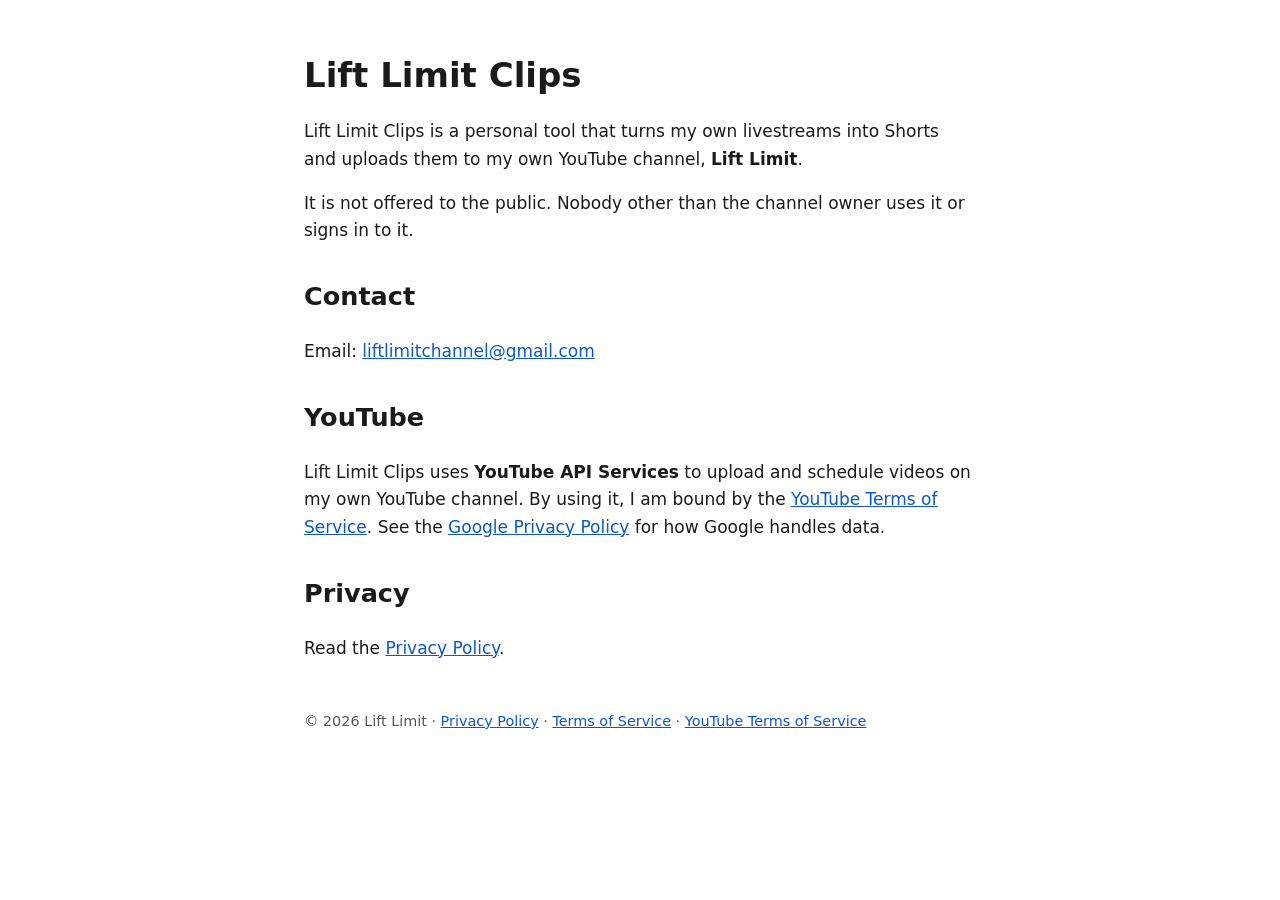
<file: index.html>
﻿<!doctype html>
<html lang="en">
<head>
<meta charset="utf-8">
<meta name="viewport" content="width=device-width,initial-scale=1">
<meta name="google-site-verification" content="JJM4k8VMKhXlm30xiF6k24kQNN0ImfCtnYwZGfzWfwk" />
<title>Lift Limit Clips</title>
<meta name="description" content="Lift Limit Clips is a personal tool that turns livestreams from the Lift Limit YouTube channel into Shorts.">
<link rel="stylesheet" href="style.css">
</head>
<body>
<h1>Lift Limit Clips</h1>
<p>Lift Limit Clips is a personal tool that turns my own livestreams into Shorts and uploads them to my own YouTube channel, <strong>Lift Limit</strong>.</p>
<p>It is not offered to the public. Nobody other than the channel owner uses it or signs in to it.</p>
<h2>Contact</h2>
<p>Email: <a href="mailto:liftlimitchannel@gmail.com">liftlimitchannel@gmail.com</a></p>
<h2>YouTube</h2>
<p>Lift Limit Clips uses <strong>YouTube API Services</strong> to upload and schedule videos on my own YouTube channel. By using it, I am bound by the <a href="https://www.youtube.com/t/terms">YouTube Terms of Service</a>. See the <a href="https://policies.google.com/privacy">Google Privacy Policy</a> for how Google handles data.</p>
<h2>Privacy</h2>
<p>Read the <a href="privacy.html">Privacy Policy</a>.</p>
<footer>&copy; 2026 Lift Limit &middot; <a href="privacy.html">Privacy Policy</a> &middot; <a href="terms.html">Terms of Service</a> &middot; <a href="https://www.youtube.com/t/terms">YouTube Terms of Service</a></footer>
</body>
</html>
</file>
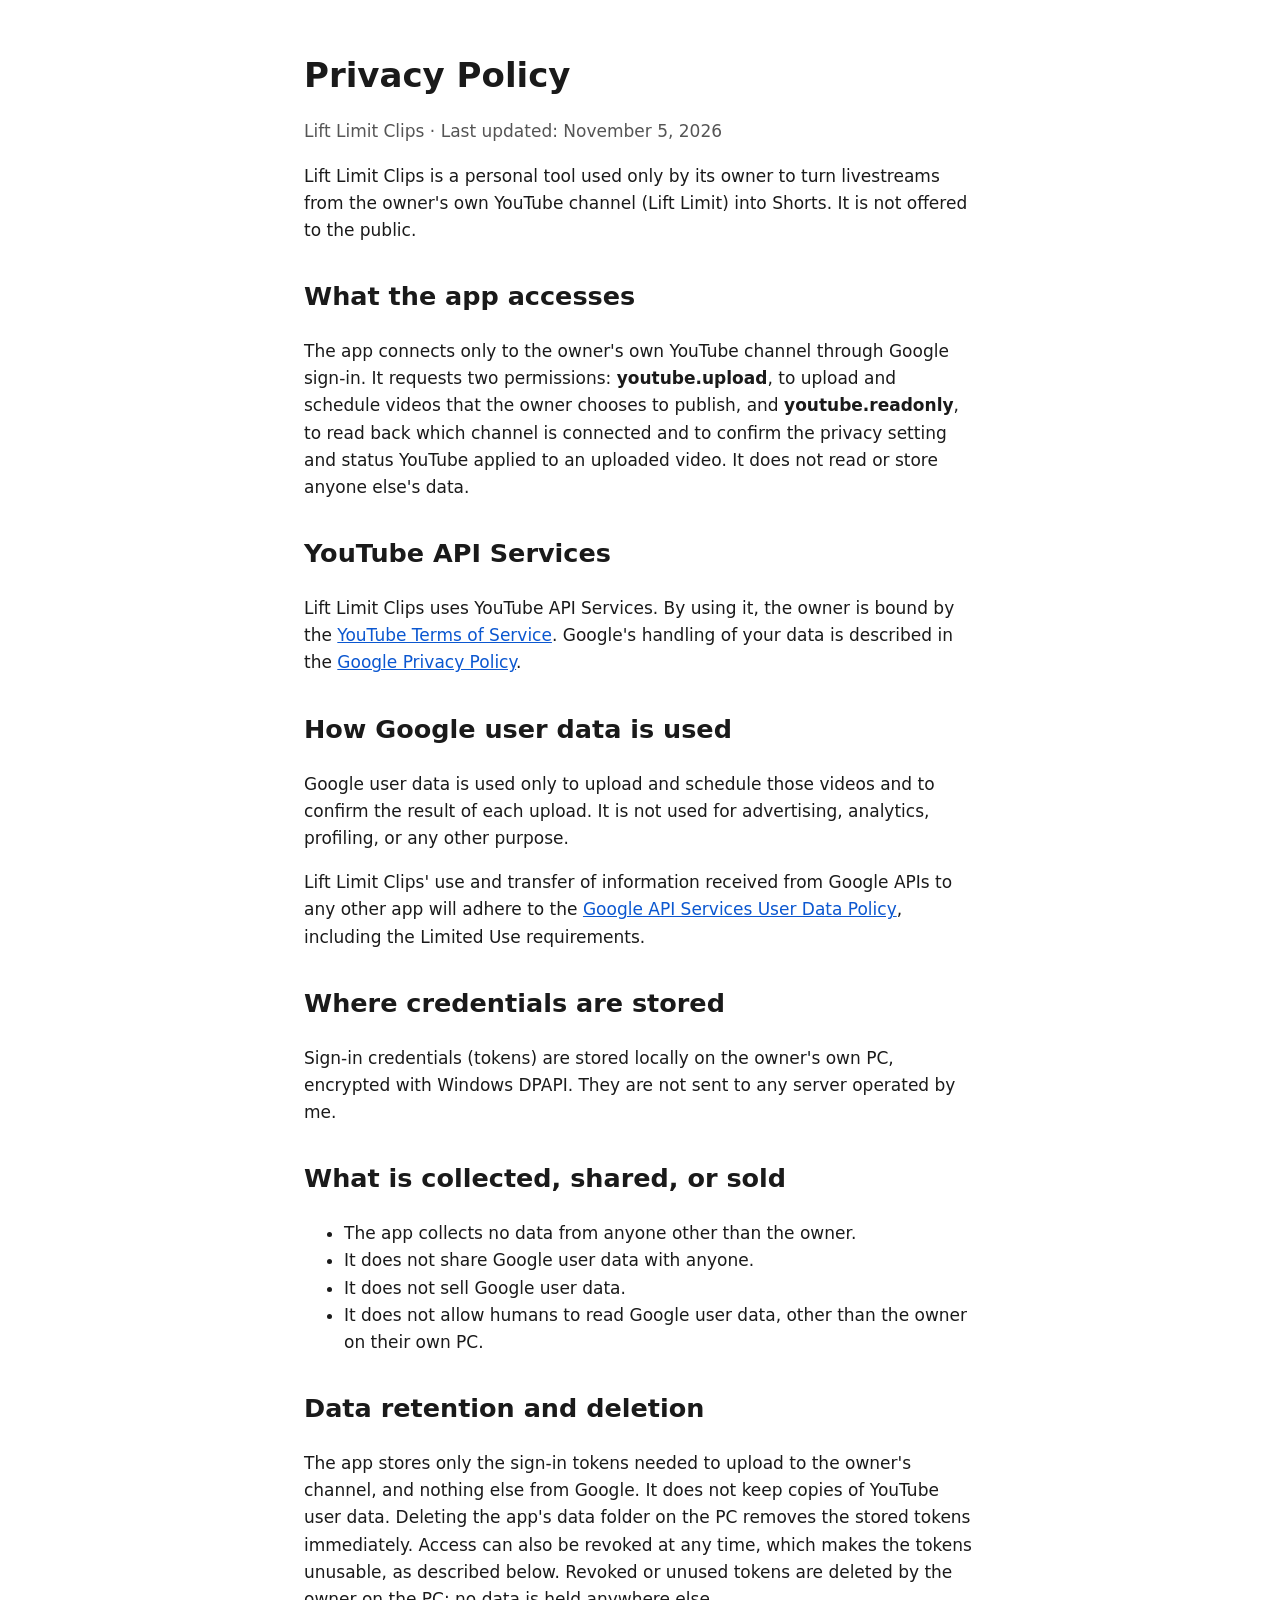
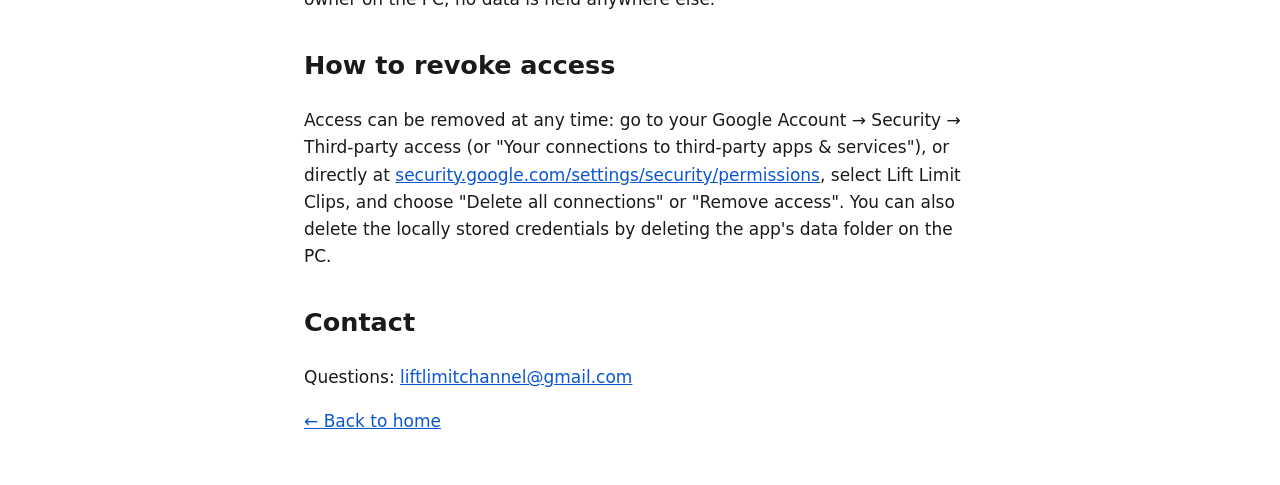
<file: privacy.html>
﻿<!doctype html>
<html lang="en">
<head>
<meta charset="utf-8">
<meta name="viewport" content="width=device-width,initial-scale=1">
<title>Privacy Policy - Lift Limit Clips</title>
<link rel="stylesheet" href="style.css">
</head>
<body>
<h1>Privacy Policy</h1>
<p class="muted">Lift Limit Clips &middot; Last updated: November 5, 2026</p>

<p>Lift Limit Clips is a personal tool used only by its owner to turn livestreams from the owner's own YouTube channel (Lift Limit) into Shorts. It is not offered to the public.</p>

<h2>What the app accesses</h2>
<p>The app connects only to the owner's own YouTube channel through Google sign-in. It requests two permissions: <strong>youtube.upload</strong>, to upload and schedule videos that the owner chooses to publish, and <strong>youtube.readonly</strong>, to read back which channel is connected and to confirm the privacy setting and status YouTube applied to an uploaded video. It does not read or store anyone else's data.</p>

<h2>YouTube API Services</h2>
<p>Lift Limit Clips uses YouTube API Services. By using it, the owner is bound by the <a href="https://www.youtube.com/t/terms">YouTube Terms of Service</a>. Google's handling of your data is described in the <a href="https://policies.google.com/privacy">Google Privacy Policy</a>.</p>

<h2>How Google user data is used</h2><p>Google user data is used only to upload and schedule those videos and to confirm the result of each upload. It is not used for advertising, analytics, profiling, or any other purpose.</p>
<p>Lift Limit Clips' use and transfer of information received from Google APIs to any other app will adhere to the <a href="https://developers.google.com/terms/api-services-user-data-policy">Google API Services User Data Policy</a>, including the Limited Use requirements.</p>

<h2>Where credentials are stored</h2>
<p>Sign-in credentials (tokens) are stored locally on the owner's own PC, encrypted with Windows DPAPI. They are not sent to any server operated by me.</p>

<h2>What is collected, shared, or sold</h2>
<ul>
<li>The app collects no data from anyone other than the owner.</li>
<li>It does not share Google user data with anyone.</li>
<li>It does not sell Google user data.</li>
<li>It does not allow humans to read Google user data, other than the owner on their own PC.</li>
</ul>

<h2>Data retention and deletion</h2>
<p>The app stores only the sign-in tokens needed to upload to the owner's channel, and nothing else from Google. It does not keep copies of YouTube user data. Deleting the app's data folder on the PC removes the stored tokens immediately. Access can also be revoked at any time, which makes the tokens unusable, as described below. Revoked or unused tokens are deleted by the owner on the PC; no data is held anywhere else.</p>

<h2>How to revoke access</h2><p>Access can be removed at any time: go to your Google Account &rarr; Security &rarr; Third-party access (or "Your connections to third-party apps &amp; services"), or directly at <a href="https://security.google.com/settings/security/permissions">security.google.com/settings/security/permissions</a>, select Lift Limit Clips, and choose "Delete all connections" or "Remove access". You can also delete the locally stored credentials by deleting the app's data folder on the PC.</p>

<h2>Contact</h2>
<p>Questions: <a href="mailto:liftlimitchannel@gmail.com">liftlimitchannel@gmail.com</a></p>

<p><a href="index.html">&larr; Back to home</a></p>
</body>
</html>
</file>
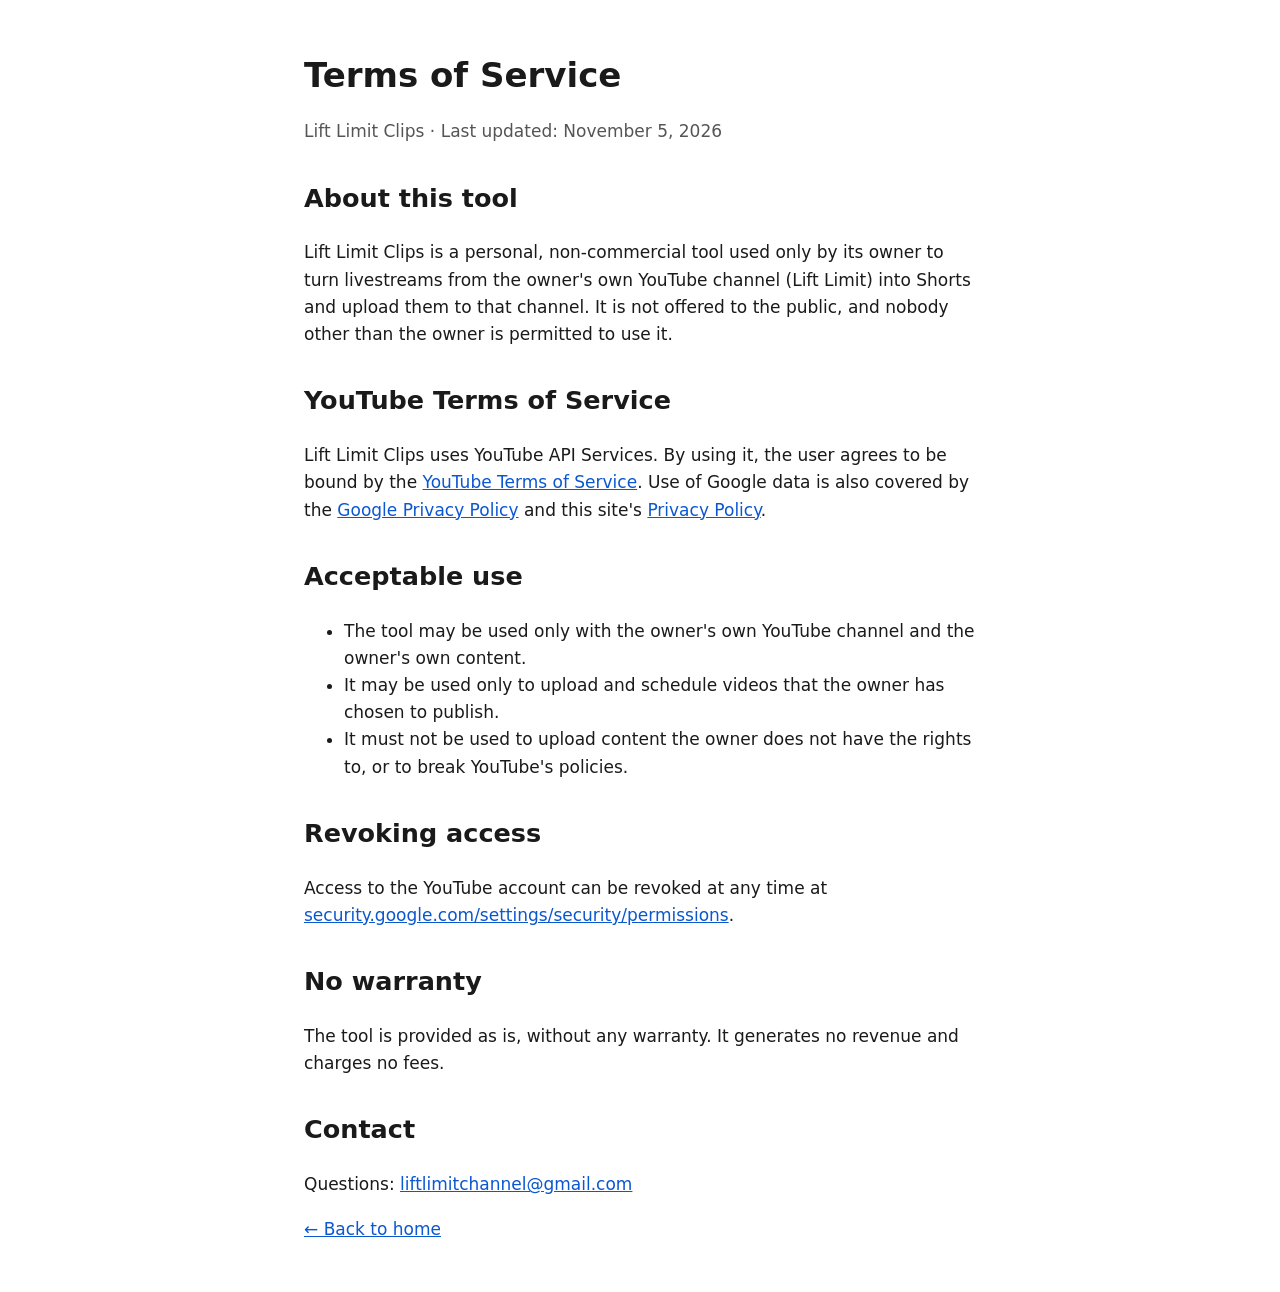
<file: terms.html>
﻿<!doctype html>
<html lang="en">
<head>
<meta charset="utf-8">
<meta name="viewport" content="width=device-width,initial-scale=1">
<title>Terms of Service - Lift Limit Clips</title>
<link rel="stylesheet" href="style.css">
</head>
<body>
<h1>Terms of Service</h1>
<p class="muted">Lift Limit Clips &middot; Last updated: November 5, 2026</p>

<h2>About this tool</h2>
<p>Lift Limit Clips is a personal, non-commercial tool used only by its owner to turn livestreams from the owner's own YouTube channel (Lift Limit) into Shorts and upload them to that channel. It is not offered to the public, and nobody other than the owner is permitted to use it.</p>

<h2>YouTube Terms of Service</h2>
<p>Lift Limit Clips uses YouTube API Services. By using it, the user agrees to be bound by the <a href="https://www.youtube.com/t/terms">YouTube Terms of Service</a>. Use of Google data is also covered by the <a href="https://policies.google.com/privacy">Google Privacy Policy</a> and this site's <a href="privacy.html">Privacy Policy</a>.</p>

<h2>Acceptable use</h2>
<ul>
<li>The tool may be used only with the owner's own YouTube channel and the owner's own content.</li>
<li>It may be used only to upload and schedule videos that the owner has chosen to publish.</li>
<li>It must not be used to upload content the owner does not have the rights to, or to break YouTube's policies.</li>
</ul>

<h2>Revoking access</h2>
<p>Access to the YouTube account can be revoked at any time at <a href="https://security.google.com/settings/security/permissions">security.google.com/settings/security/permissions</a>.</p>

<h2>No warranty</h2>
<p>The tool is provided as is, without any warranty. It generates no revenue and charges no fees.</p>

<h2>Contact</h2>
<p>Questions: <a href="mailto:liftlimitchannel@gmail.com">liftlimitchannel@gmail.com</a></p>

<p><a href="index.html">&larr; Back to home</a></p>
</body>
</html>
</file>
<file: style.css>
﻿:root{--bg:#fff;--fg:#1a1a1a;--muted:#555;--link:#0b57d0}
@media (prefers-color-scheme:dark){:root{--bg:#161616;--fg:#eee;--muted:#aaa;--link:#8ab4f8}}
body{background:var(--bg);color:var(--fg);font:17px/1.6 system-ui,-apple-system,Segoe UI,sans-serif;max-width:42rem;margin:0 auto;padding:2rem 16px}
a{color:var(--link)}h1{line-height:1.2}h2{margin-top:2rem}.muted{color:var(--muted)}
footer{margin-top:3rem;font-size:.9rem;color:var(--muted)}
</file>
